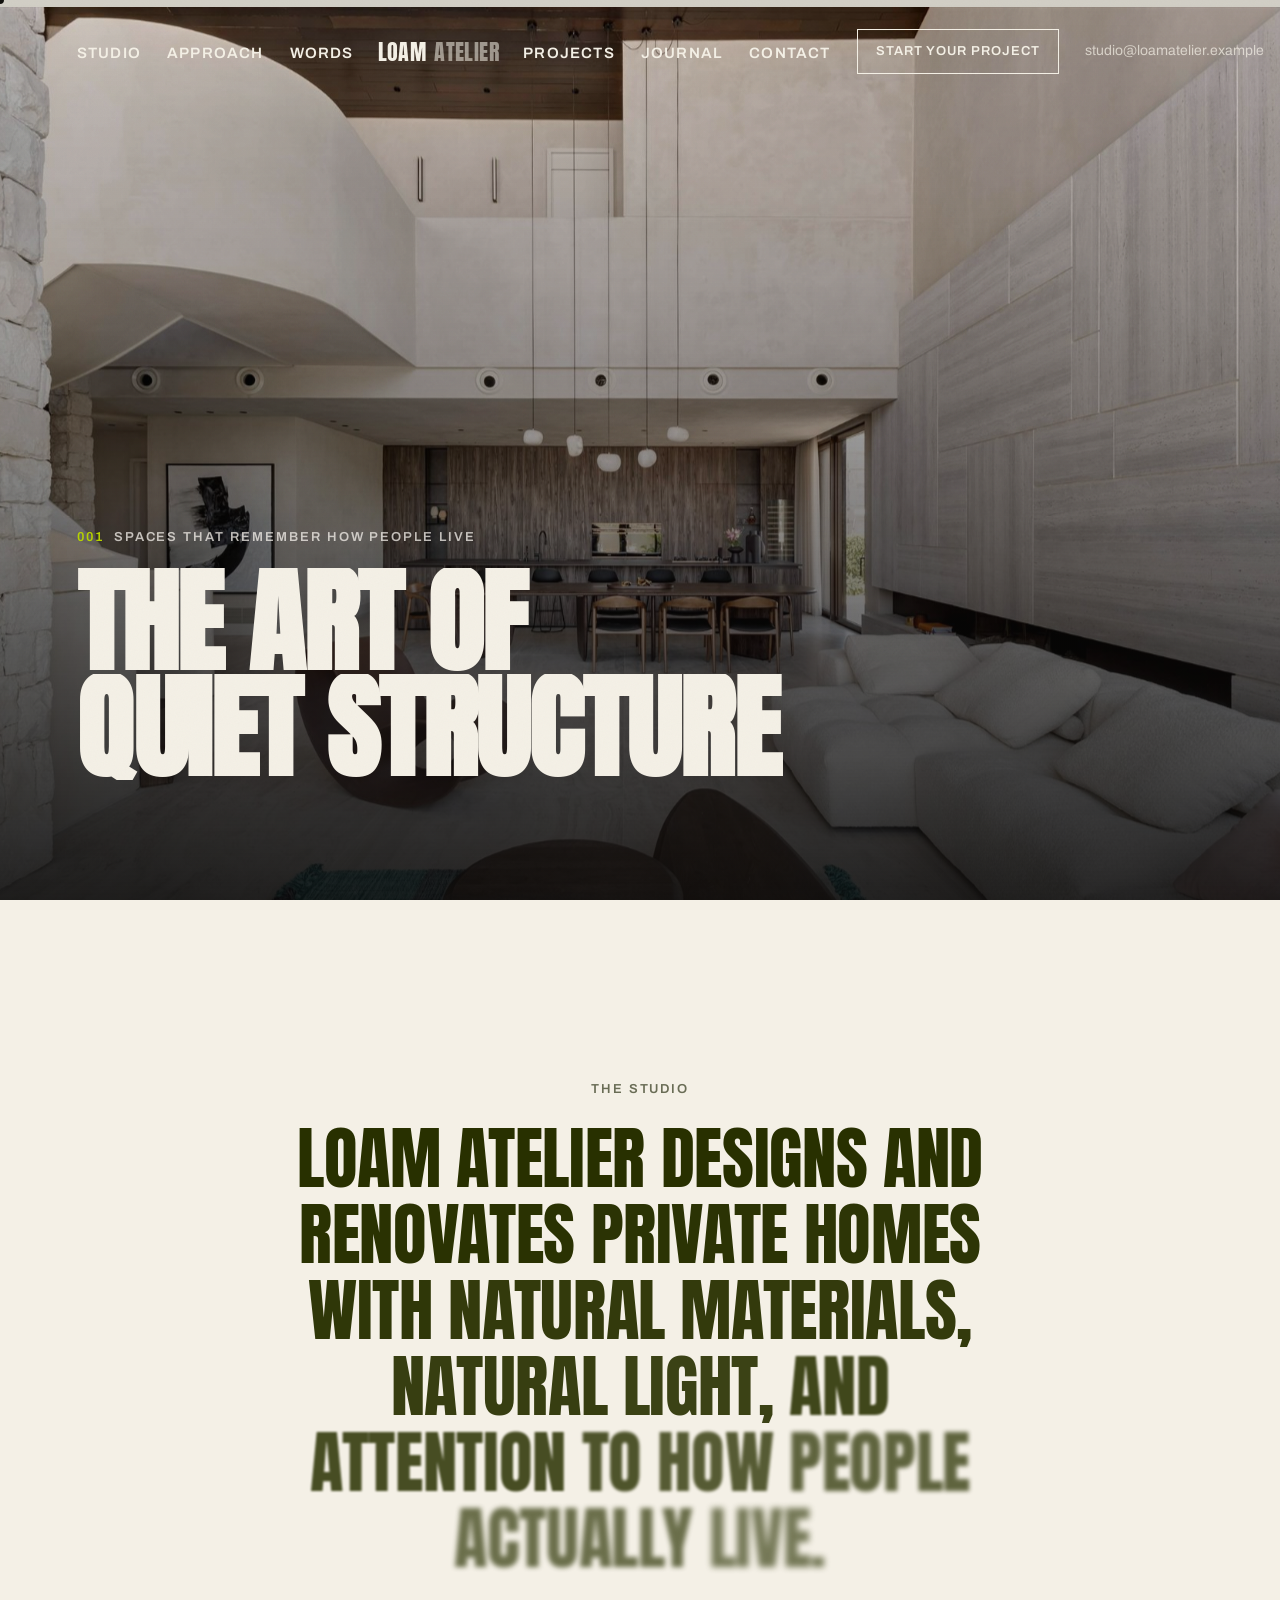
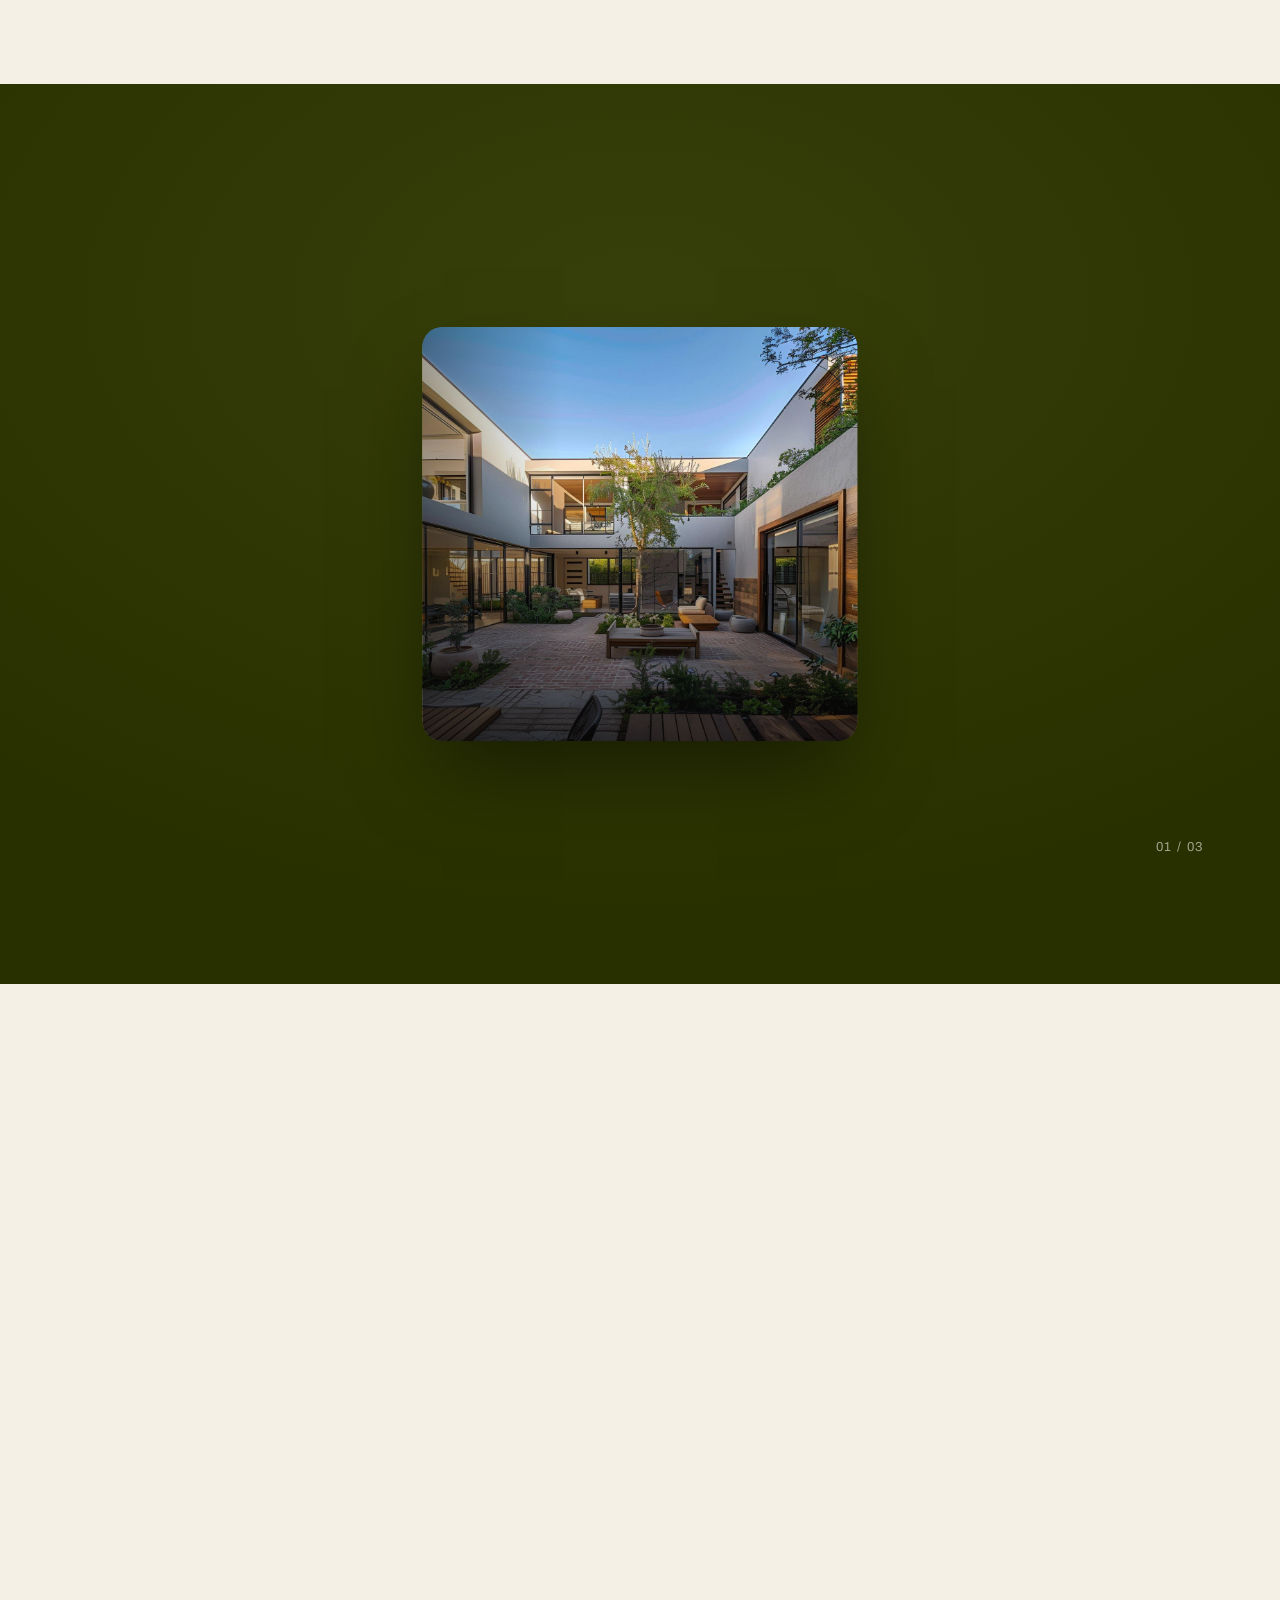
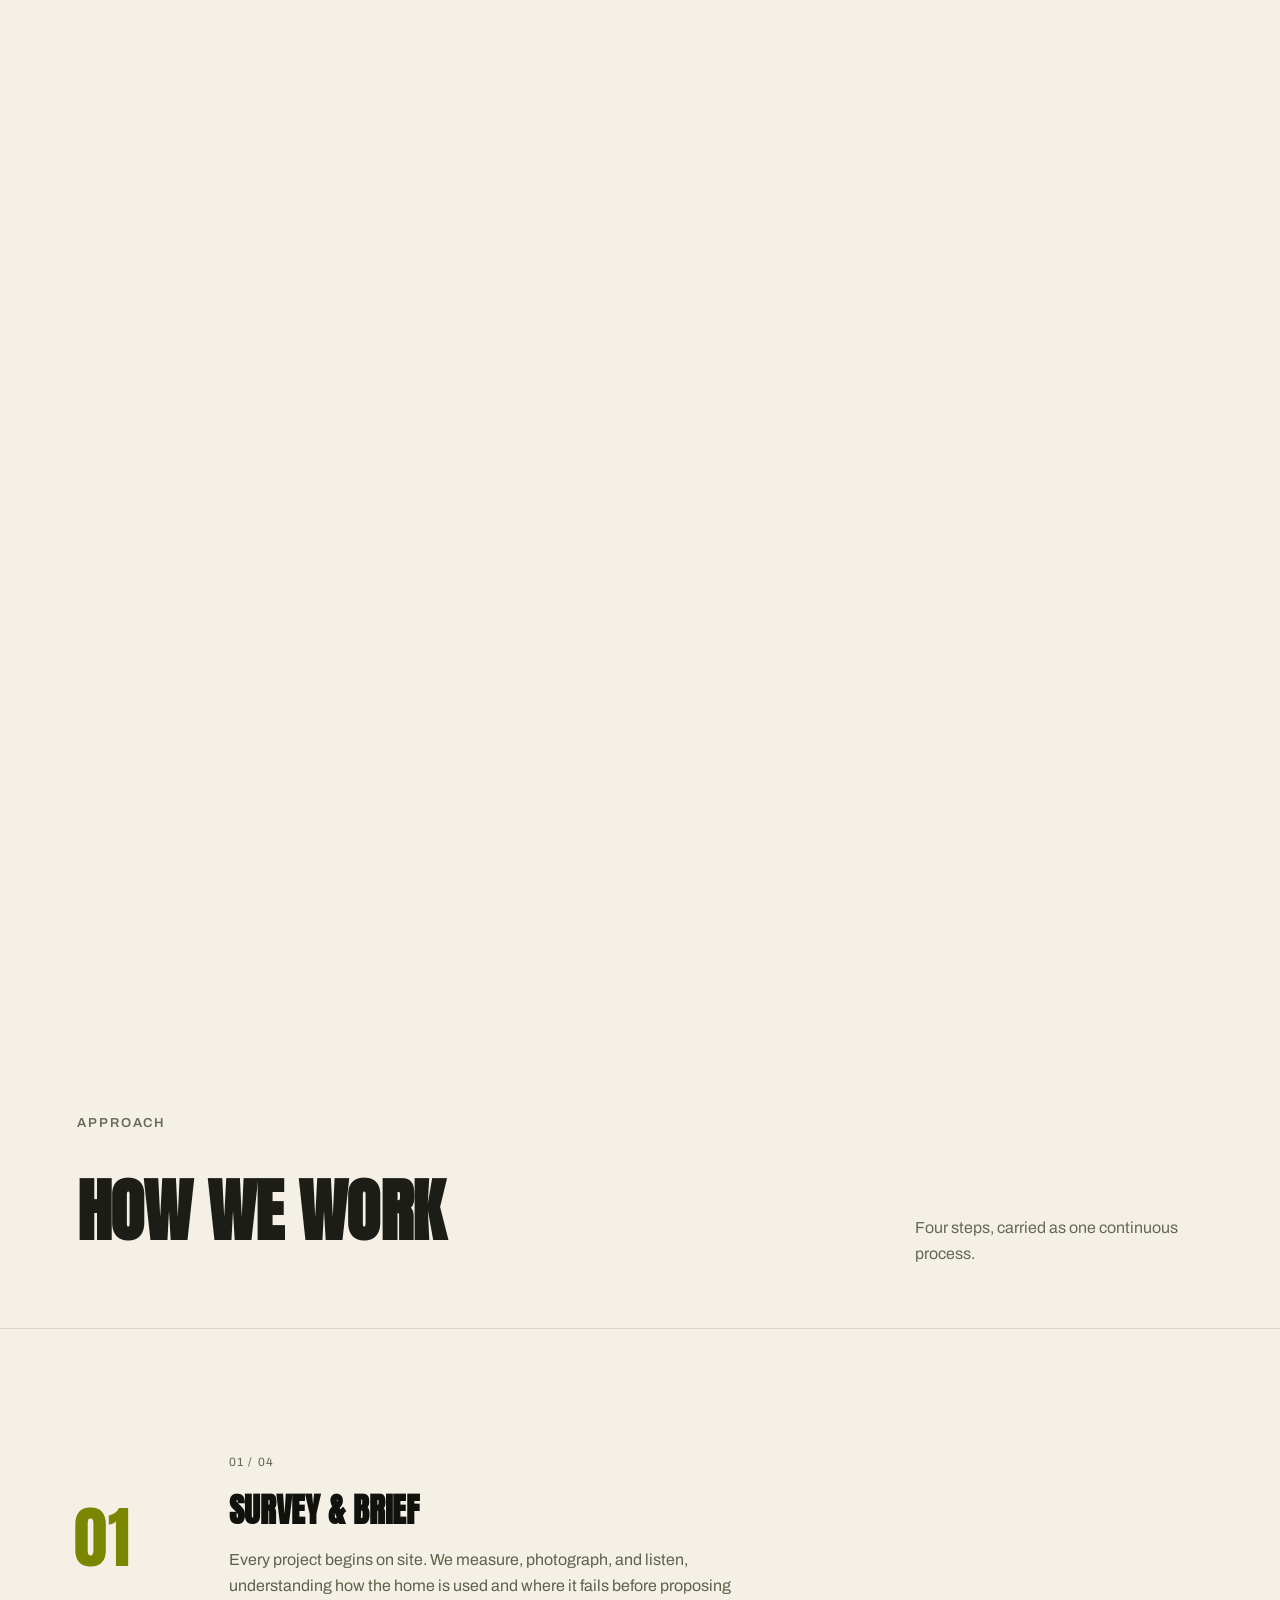
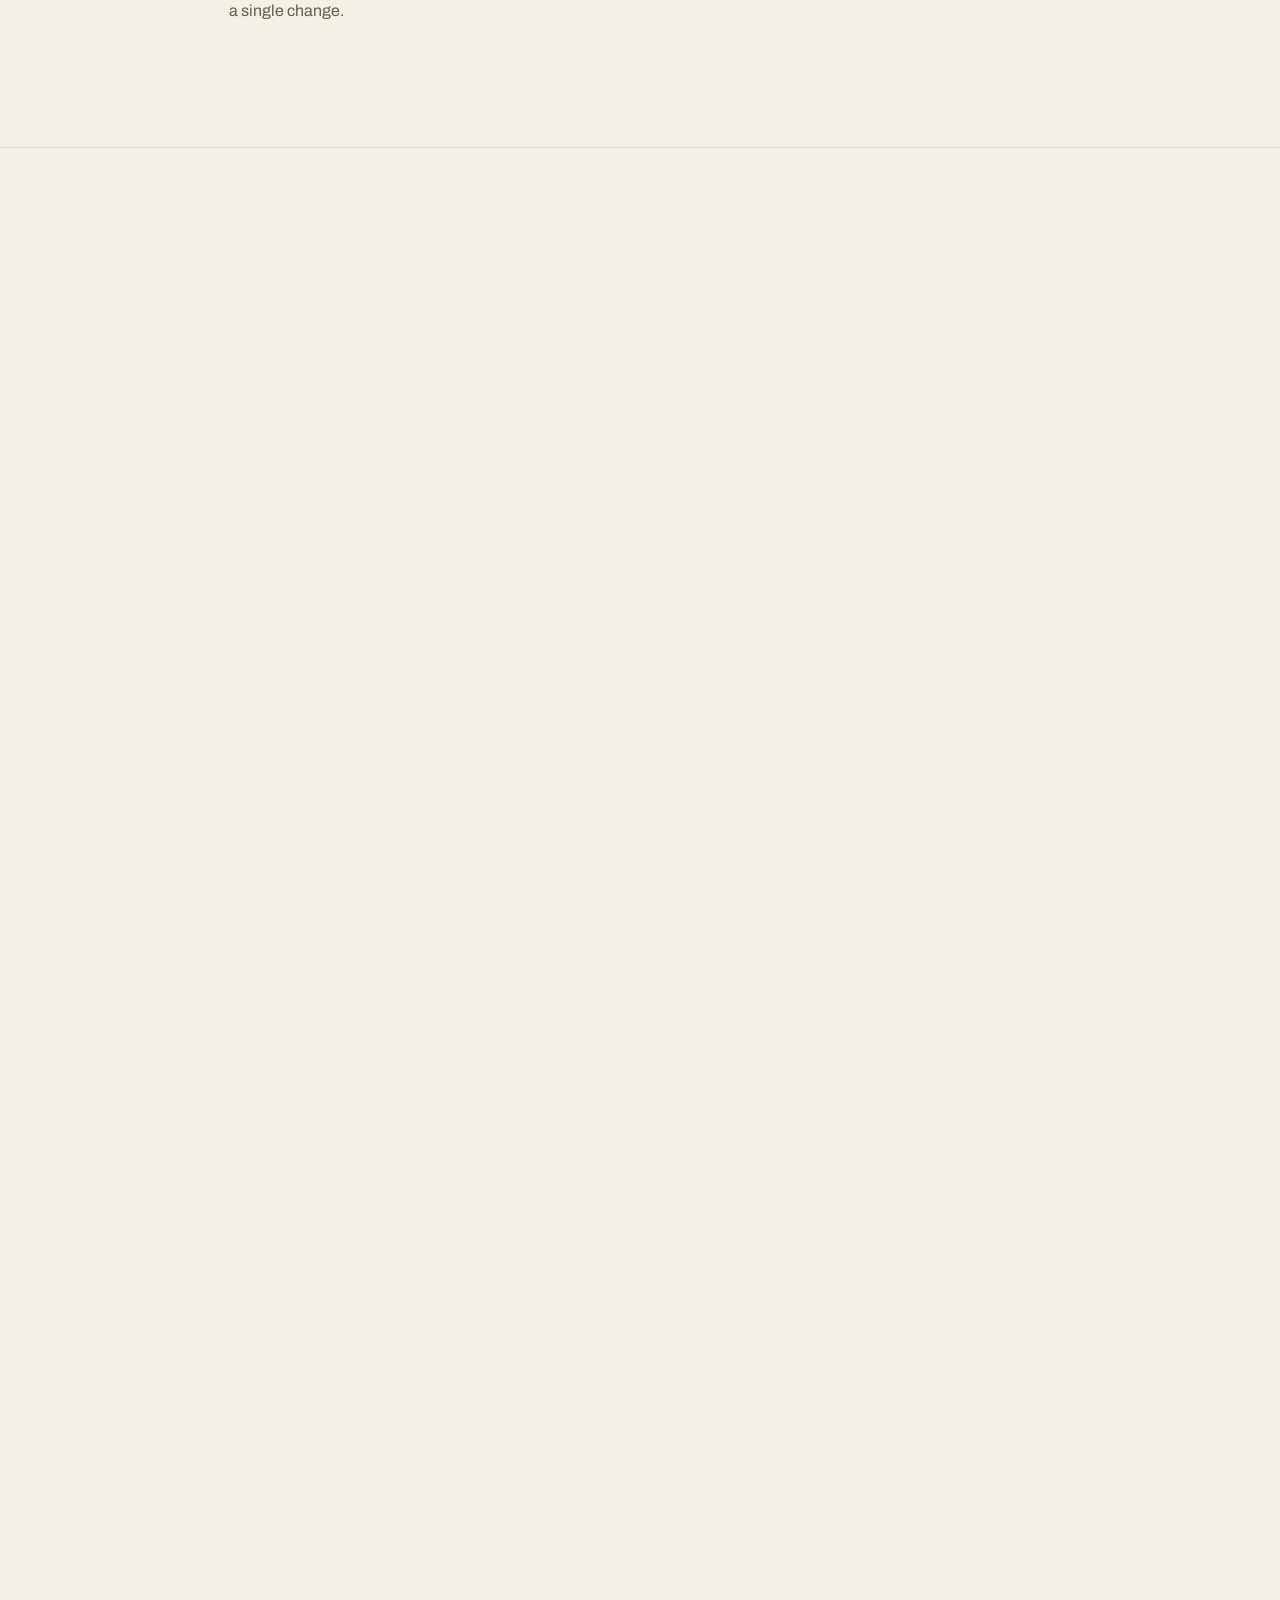
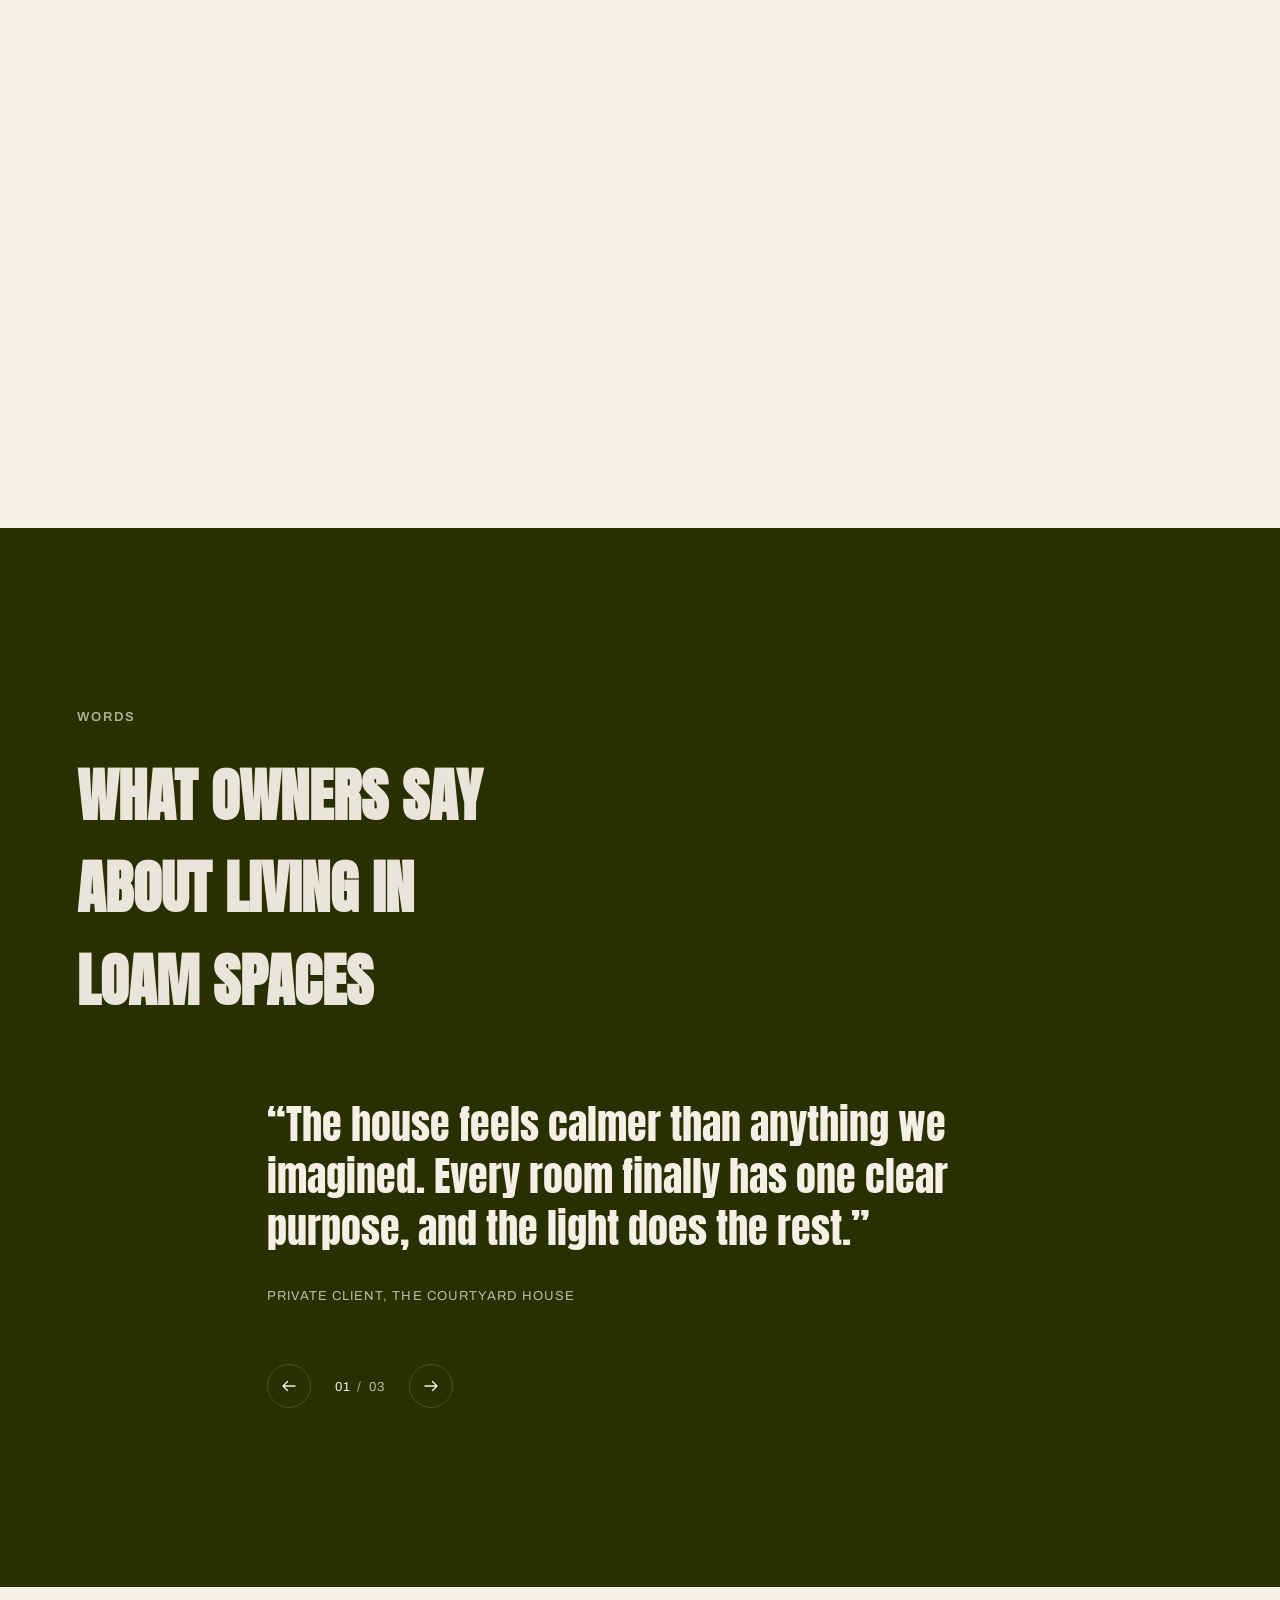
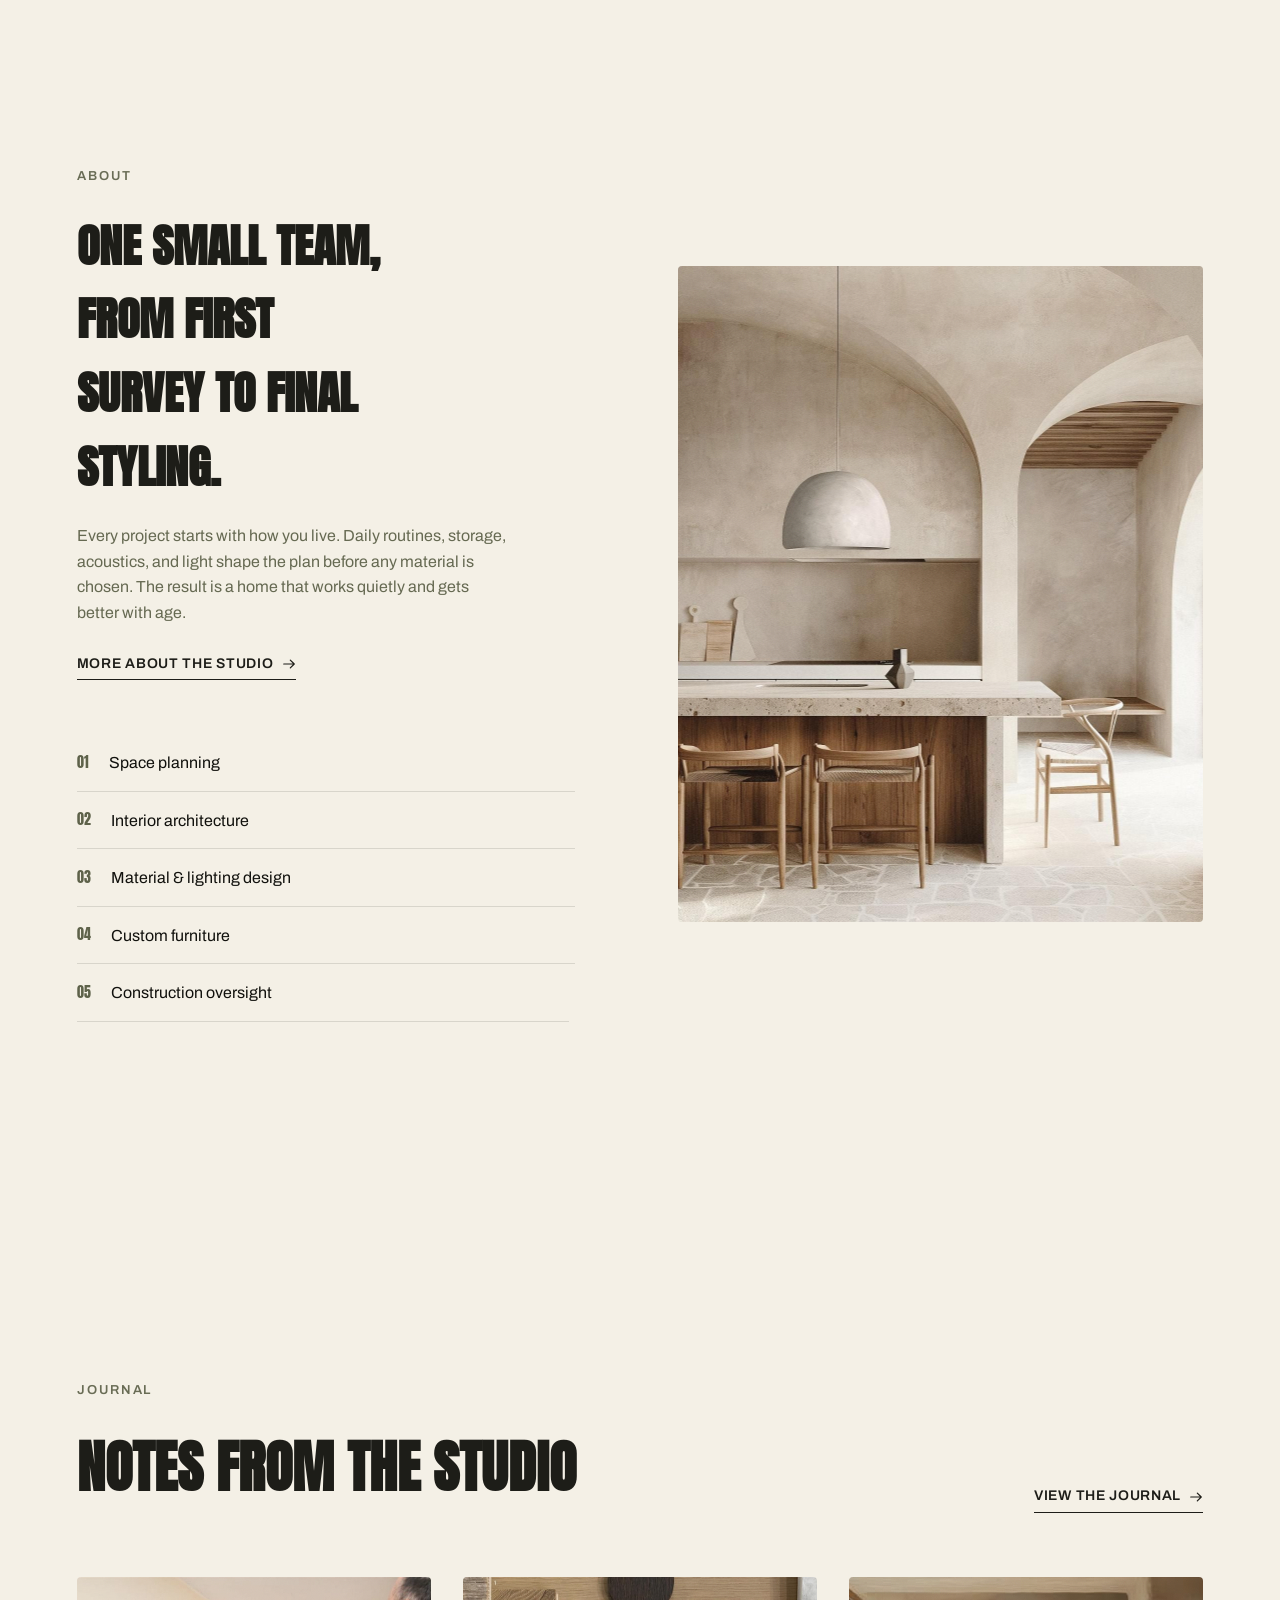
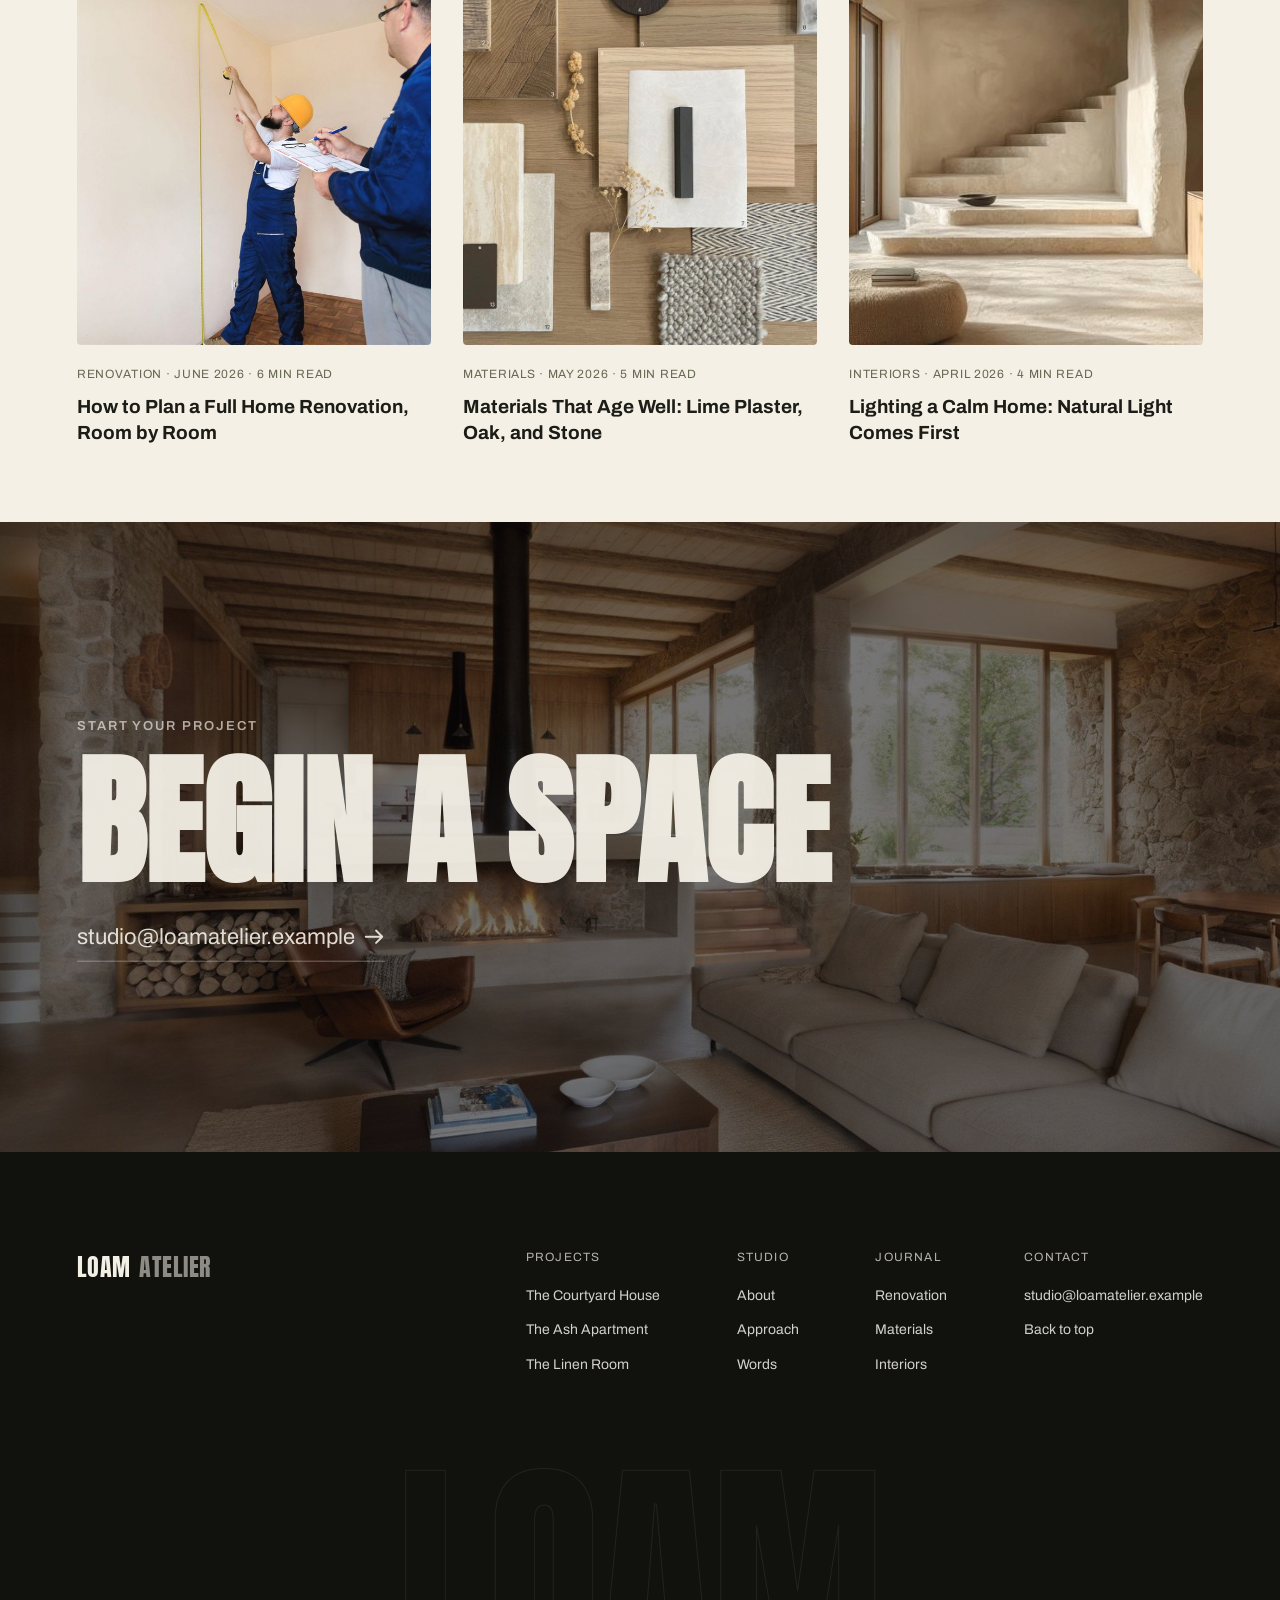
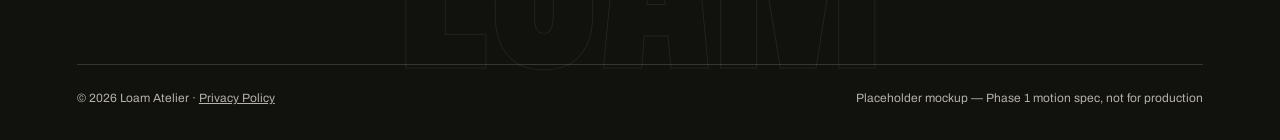
<file: index.html>
<!doctype html>
<html lang="en">
<head>
<meta charset="UTF-8">
<meta name="viewport" content="width=device-width, initial-scale=1">
<title>Loam Atelier — Residential Architecture &amp; Interiors</title>
<meta name="description" content="Loam Atelier designs and renovates private homes with natural materials, natural light, and attention to how people actually live.">

<link rel="preconnect" href="https://fonts.googleapis.com">
<link rel="preconnect" href="https://fonts.gstatic.com" crossorigin>
<link href="https://fonts.googleapis.com/css2?family=Anton&family=Archivo:ital,wght@0,400;0,500;0,600;1,400&display=swap" rel="stylesheet">

<link rel="stylesheet" href="style.css">
</head>
<body>
<!--
  THESIS: The pinned image's scale-to-fullscreen scroll transition IS the studio's
  story mechanism — motion as evidence of quiet, deliberate craft — refusing the
  generic instant-fade landing page.
  OWN-WORLD: Bone (#F5F2EC) ground, near-black ink (#161412), charcoal-olive
  (#2A2A24) dark sections, acid-olive (#B8C05A) sparing accent, warm stone
  (#8C877D) secondary text. Anton uppercase display against Archivo body/UI,
  oversized ghost index numerals, hairline dividers, 12-col asymmetric grid,
  filmic grain overlay.
  STORY: A prospective client scrolls from a confident single claim into a slow
  choreographed reveal of the studio's three projects — one image scaling from an
  inset still life to full-bleed, cross-fading through each project with
  staggered titles — then the studio's process, voice, and an invitation to begin.
  FIRST VIEWPORT: Full-bleed plate with dark gradient base, eyebrow index line
  top-left, two-line Anton headline stacked lower-left, thin scroll indicator
  bottom-center, transparent header overlaid.
  FORM: Brief-pinned world (benchmark clone; structure/motion matched via live
  inspection of demo.usebuildpress.com/stillform-atelier/). No concept-seed roll —
  direction is pinned by the explicit client brief and confirmed session
  decisions (full site now, exact motion pattern everywhere).
  FINISH: unreviewed and undocumented is unfinished; this build ends with the
  finish review, the verdict, and DESIGN.md.
-->

<div class="grain-overlay" aria-hidden="true"></div>
<div class="cursor-dot" aria-hidden="true"></div>
<div class="cursor-ring" aria-hidden="true"><span>View</span></div>

<a class="skip-link" href="#main">Skip to content</a>

<header class="site-header" data-header>
  <div class="header-inner">
    <nav class="header-nav header-nav--left" aria-label="Primary">
      <a class="nav-link" href="#studio" data-flip-text="Studio"><span>Studio</span></a>
      <a class="nav-link" href="#approach" data-flip-text="Approach"><span>Approach</span></a>
      <a class="nav-link" href="#words" data-flip-text="Words"><span>Words</span></a>
    </nav>

    <a class="wordmark" href="#top" aria-label="Loam Atelier home">Loam<span>Atelier</span></a>

    <nav class="header-nav header-nav--right" aria-label="Secondary">
      <a class="nav-link" href="#projects" data-flip-text="Projects"><span>Projects</span></a>
      <a class="nav-link" href="#journal" data-flip-text="Journal"><span>Journal</span></a>
      <a class="nav-link" href="#contact" data-flip-text="Contact"><span>Contact</span></a>
      <a class="header-cta" href="#contact">Start your project</a>
      <a class="header-email" href="mailto:studio@loamatelier.example">studio@loamatelier.example</a>
    </nav>

    <button class="menu-toggle" type="button" aria-label="Open menu" aria-expanded="false" data-menu-open>
      <span></span><span></span>
    </button>
  </div>
</header>

<nav class="menu-overlay" data-menu-overlay aria-label="Full site" aria-hidden="true">
  <button class="menu-close" type="button" aria-label="Close menu" data-menu-close>
    <span></span><span></span>
  </button>
  <ul class="menu-list">
    <li class="menu-item"><span class="menu-index">01</span><a href="#studio" data-menu-link>Studio</a></li>
    <li class="menu-item"><span class="menu-index">02</span><a href="#approach" data-menu-link>Approach</a></li>
    <li class="menu-item"><span class="menu-index">03</span><a href="#words" data-menu-link>Words</a></li>
    <li class="menu-item"><span class="menu-index">04</span><a href="#projects" data-menu-link>Projects</a></li>
    <li class="menu-item"><span class="menu-index">05</span><a href="#journal" data-menu-link>Journal</a></li>
    <li class="menu-item"><span class="menu-index">06</span><a href="#contact" data-menu-link>Contact</a></li>
  </ul>
  <div class="menu-footer">
    <a href="mailto:studio@loamatelier.example">studio@loamatelier.example</a>
    <span>Loam Atelier, est. placeholder</span>
  </div>
</nav>

<main id="main">

  <!-- ============ HERO ============ -->
  <section class="hero" id="top">
    <div class="hero-plate plate plate-hero" data-parallax-bg data-kenburns></div>
    <div class="hero-scrim"></div>
    <div class="hero-content">
      <p class="eyebrow hero-eyebrow"><span class="eyebrow-index">001</span> Spaces That Remember How People Live</p>
      <h1 class="hero-headline">
        <span class="line-mask"><span class="line-inner">The Art Of</span></span>
        <span class="line-mask"><span class="line-inner">Quiet Structure</span></span>
      </h1>
    </div>
    <div class="scroll-indicator" data-scroll-indicator>
      <span class="scroll-line"></span>
      <span class="scroll-label">Scroll</span>
    </div>
  </section>

  <!-- ============ STUDIO INTRO ============ -->
  <section class="studio-intro" id="studio">
    <div class="section-grid">
      <p class="eyebrow reveal-fade">The Studio</p>
      <p class="intro-statement">
        <span class="reveal-word">Loam</span>
        <span class="reveal-word">Atelier</span>
        <span class="reveal-word">designs</span>
        <span class="reveal-word">and</span>
        <span class="reveal-word">renovates</span>
        <span class="reveal-word">private</span>
        <span class="reveal-word">homes</span>
        <span class="reveal-word">with</span>
        <span class="reveal-word">natural&nbsp;materials,</span>
        <span class="reveal-word">natural</span>
        <span class="reveal-word">light,</span>
        <span class="reveal-word">and</span>
        <span class="reveal-word">attention</span>
        <span class="reveal-word">to</span>
        <span class="reveal-word">how</span>
        <span class="reveal-word">people</span>
        <span class="reveal-word">actually</span>
        <span class="reveal-word">live.</span>
      </p>
    </div>

    <!-- Mobile-only contained plate; desktop's equivalent lives inside the pinned showcase below -->
    <div class="intro-plate-mobile plate plate-signature" aria-hidden="true"></div>
  </section>

  <!-- ============ PROJECTS: PINNED SCALE-TO-FULLSCREEN SHOWCASE (desktop) ============ -->
  <section class="pin-section" id="projects" data-pin-section>
    <div class="pin-stage" data-pin-stage>
      <div class="pin-parallax-bg" data-pin-parallax></div>

      <div class="pin-image-frame" data-pin-frame>
        <div class="pin-image-inner plate plate-signature is-active" data-pin-plate="0"></div>
        <div class="pin-image-inner plate plate-project-2" data-pin-plate="1"></div>
        <div class="pin-image-inner plate plate-project-3" data-pin-plate="2"></div>
      </div>

      <div class="pin-caption is-active" data-pin-caption="0">
        <span class="pin-caption-index">001</span>
        <h3 class="pin-caption-title">
          <span class="word">The</span> <span class="word">Courtyard</span> <span class="word">House</span>
        </h3>
        <p class="pin-caption-desc">Full renovation of a single-storey residence, reorganized around a planted courtyard. New interiors in lime plaster, oak, and travertine.</p>
        <a class="pin-caption-link" href="#contact"><span class="link-text">View project</span><span class="link-arrow"><svg viewBox="0 0 16 16" fill="none" aria-hidden="true"><path d="M2 8H14M14 8L9.5 3.5M14 8L9.5 12.5" stroke="currentColor" stroke-width="1.4" stroke-linecap="round" stroke-linejoin="round"/></svg></span></a>
      </div>

      <div class="pin-caption" data-pin-caption="1">
        <span class="pin-caption-index">002</span>
        <h3 class="pin-caption-title">
          <span class="word">The</span> <span class="word">Ash</span> <span class="word">Apartment</span>
        </h3>
        <p class="pin-caption-desc">Complete apartment renovation in the city centre: a reworked floor plan, wall-to-wall custom storage, and a restrained palette of warm stone and ash timber.</p>
        <a class="pin-caption-link" href="#contact"><span class="link-text">View project</span><span class="link-arrow"><svg viewBox="0 0 16 16" fill="none" aria-hidden="true"><path d="M2 8H14M14 8L9.5 3.5M14 8L9.5 12.5" stroke="currentColor" stroke-width="1.4" stroke-linecap="round" stroke-linejoin="round"/></svg></span></a>
      </div>

      <div class="pin-caption" data-pin-caption="2">
        <span class="pin-caption-index">003</span>
        <h3 class="pin-caption-title">
          <span class="word">The</span> <span class="word">Linen</span> <span class="word">Room</span>
        </h3>
        <p class="pin-caption-desc">A guest suite interior with custom joinery, layered linen textiles, and curated objects. The smallest project in our index, and the clearest statement of our approach.</p>
        <a class="pin-caption-link" href="#contact"><span class="link-text">View project</span><span class="link-arrow"><svg viewBox="0 0 16 16" fill="none" aria-hidden="true"><path d="M2 8H14M14 8L9.5 3.5M14 8L9.5 12.5" stroke="currentColor" stroke-width="1.4" stroke-linecap="round" stroke-linejoin="round"/></svg></span></a>
      </div>

      <div class="pin-progress" data-pin-progress>01 / 03</div>
    </div>
  </section>

  <!-- ============ PROJECTS: MOBILE FALLBACK (no pin) ============ -->
  <section class="projects-mobile" aria-hidden="true">
    <article class="project-row reveal-rise">
      <div class="project-image plate plate-signature"></div>
      <div class="project-copy">
        <span class="project-index">001</span>
        <h3>The Courtyard House</h3>
        <p>Full renovation of a single-storey residence, reorganized around a planted courtyard. New interiors in lime plaster, oak, and travertine.</p>
        <a class="project-link" href="#contact"><span class="link-text">View project</span><span class="link-arrow"><svg viewBox="0 0 16 16" fill="none" aria-hidden="true"><path d="M2 8H14M14 8L9.5 3.5M14 8L9.5 12.5" stroke="currentColor" stroke-width="1.4" stroke-linecap="round" stroke-linejoin="round"/></svg></span></a>
      </div>
    </article>
    <article class="project-row reveal-rise">
      <div class="project-image plate plate-project-2"></div>
      <div class="project-copy">
        <span class="project-index">002</span>
        <h3>The Ash Apartment</h3>
        <p>Complete apartment renovation in the city centre: a reworked floor plan, wall-to-wall custom storage, and a restrained palette of warm stone and ash timber.</p>
        <a class="project-link" href="#contact"><span class="link-text">View project</span><span class="link-arrow"><svg viewBox="0 0 16 16" fill="none" aria-hidden="true"><path d="M2 8H14M14 8L9.5 3.5M14 8L9.5 12.5" stroke="currentColor" stroke-width="1.4" stroke-linecap="round" stroke-linejoin="round"/></svg></span></a>
      </div>
    </article>
    <article class="project-row reveal-rise">
      <div class="project-image plate plate-project-3"></div>
      <div class="project-copy">
        <span class="project-index">003</span>
        <h3>The Linen Room</h3>
        <p>A guest suite interior with custom joinery, layered linen textiles, and curated objects. The smallest project in our index, and the clearest statement of our approach.</p>
        <a class="project-link" href="#contact"><span class="link-text">View project</span><span class="link-arrow"><svg viewBox="0 0 16 16" fill="none" aria-hidden="true"><path d="M2 8H14M14 8L9.5 3.5M14 8L9.5 12.5" stroke="currentColor" stroke-width="1.4" stroke-linecap="round" stroke-linejoin="round"/></svg></span></a>
      </div>
    </article>
  </section>

  <!-- ============ APPROACH ============ -->
  <section class="approach" id="approach" data-approach-section>
    <div class="section-grid">
      <p class="eyebrow reveal-fade">Approach</p>
      <div class="approach-heading">
        <h2 class="reveal-rise">How We Work</h2>
        <p class="approach-sub reveal-rise">Four steps, carried as one continuous process.</p>
      </div>
    </div>

    <div class="approach-steps" data-approach-steps>
      <article class="approach-step is-active" data-step="0">
        <span class="approach-step-number">01</span>
        <div class="approach-step-body">
          <span class="approach-step-fraction">01 / 04</span>
          <h3>Survey &amp; Brief</h3>
          <p>Every project begins on site. We measure, photograph, and listen, understanding how the home is used and where it fails before proposing a single change.</p>
        </div>
      </article>
      <article class="approach-step" data-step="1">
        <span class="approach-step-number">02</span>
        <div class="approach-step-body">
          <span class="approach-step-fraction">02 / 04</span>
          <h3>Design</h3>
          <p>Space planning, materials, lighting, and furniture are resolved together as one coherent interior, presented in clear stages with samples you can hold.</p>
        </div>
      </article>
      <article class="approach-step" data-step="2">
        <span class="approach-step-number">03</span>
        <div class="approach-step-body">
          <span class="approach-step-fraction">03 / 04</span>
          <h3>Build</h3>
          <p>We work with trusted contractors and workshops, managing detailing, budget, and quality on site through to handover.</p>
        </div>
      </article>
      <article class="approach-step" data-step="3">
        <span class="approach-step-number">04</span>
        <div class="approach-step-body">
          <span class="approach-step-fraction">04 / 04</span>
          <h3>Live</h3>
          <p>We hand over homes that are finished but not frozen, designed to absorb daily life, mark with use, and age gracefully.</p>
        </div>
      </article>
    </div>
  </section>

  <!-- ============ TESTIMONIALS ============ -->
  <section class="testimonials" id="words">
    <div class="section-grid">
      <p class="eyebrow reveal-fade eyebrow--on-dark">Words</p>
      <h2 class="reveal-rise testimonials-heading">What owners say about living in Loam spaces</h2>
    </div>

    <div class="testimonial-carousel" data-carousel>
      <blockquote class="testimonial-slide is-active" data-slide="0">
        <p>“The house feels calmer than anything we imagined. Every room finally has one clear purpose, and the light does the rest.”</p>
        <cite>Private client, The Courtyard House</cite>
      </blockquote>
      <blockquote class="testimonial-slide" data-slide="1">
        <p>“They redesigned the apartment around how we actually live. The storage alone changed our daily routine.”</p>
        <cite>Owner, The Ash Apartment</cite>
      </blockquote>
      <blockquote class="testimonial-slide" data-slide="2">
        <p>“It is the room every guest asks about. Nothing in it shouts, and nothing in it is accidental.”</p>
        <cite>Owner, The Linen Room</cite>
      </blockquote>

      <div class="carousel-controls">
        <button class="carousel-arrow" type="button" data-carousel-prev aria-label="Previous quote">
          <svg class="icon-arrow icon-arrow--left" viewBox="0 0 16 16" fill="none" aria-hidden="true"><path d="M2 8H14M14 8L9.5 3.5M14 8L9.5 12.5" stroke="currentColor" stroke-width="1.4" stroke-linecap="round" stroke-linejoin="round"/></svg>
        </button>
        <div class="carousel-counter" aria-live="polite">
          <span class="counter-current" data-counter-current>01</span>
          <span class="counter-sep">/</span>
          <span class="counter-total">03</span>
        </div>
        <button class="carousel-arrow" type="button" data-carousel-next aria-label="Next quote">
          <svg class="icon-arrow" viewBox="0 0 16 16" fill="none" aria-hidden="true"><path d="M2 8H14M14 8L9.5 3.5M14 8L9.5 12.5" stroke="currentColor" stroke-width="1.4" stroke-linecap="round" stroke-linejoin="round"/></svg>
        </button>
      </div>
    </div>
  </section>

  <!-- ============ ABOUT / SERVICES ============ -->
  <section class="about-split">
    <div class="about-copy">
      <p class="eyebrow reveal-fade">About</p>
      <h2 class="reveal-rise">One small team, from first survey to final styling.</h2>
      <p class="reveal-rise about-paragraph">Every project starts with how you live. Daily routines, storage, acoustics, and light shape the plan before any material is chosen. The result is a home that works quietly and gets better with age.</p>
      <a class="text-link reveal-rise" href="#contact"><span class="link-text">More about the studio</span><span class="link-arrow"><svg viewBox="0 0 16 16" fill="none" aria-hidden="true"><path d="M2 8H14M14 8L9.5 3.5M14 8L9.5 12.5" stroke="currentColor" stroke-width="1.4" stroke-linecap="round" stroke-linejoin="round"/></svg></span></a>

      <ul class="service-list">
        <li class="service-item"><span class="service-number">01</span><span class="service-name">Space planning</span><span class="service-divider" data-divider></span></li>
        <li class="service-item"><span class="service-number">02</span><span class="service-name">Interior architecture</span><span class="service-divider" data-divider></span></li>
        <li class="service-item"><span class="service-number">03</span><span class="service-name">Material &amp; lighting design</span><span class="service-divider" data-divider></span></li>
        <li class="service-item"><span class="service-number">04</span><span class="service-name">Custom furniture</span><span class="service-divider" data-divider></span></li>
        <li class="service-item"><span class="service-number">05</span><span class="service-name">Construction oversight</span><span class="service-divider" data-divider></span></li>
      </ul>
    </div>
    <div class="about-image-wrap">
      <div class="about-image plate plate-about" data-parallax-inner></div>
    </div>
  </section>

  <!-- ============ JOURNAL ============ -->
  <section class="journal" id="journal">
    <div class="section-grid journal-head">
      <div>
        <p class="eyebrow reveal-fade">Journal</p>
        <h2 class="reveal-rise">Notes from the studio</h2>
      </div>
      <a class="text-link reveal-rise" href="#contact"><span class="link-text">View the journal</span><span class="link-arrow"><svg viewBox="0 0 16 16" fill="none" aria-hidden="true"><path d="M2 8H14M14 8L9.5 3.5M14 8L9.5 12.5" stroke="currentColor" stroke-width="1.4" stroke-linecap="round" stroke-linejoin="round"/></svg></span></a>
    </div>

    <div class="journal-grid">
      <article class="journal-card reveal-rise">
        <div class="journal-image plate plate-journal-1"></div>
        <p class="journal-meta">Renovation · June 2026 · 6 min read</p>
        <h3>How to Plan a Full Home Renovation, Room by Room</h3>
      </article>
      <article class="journal-card reveal-rise">
        <div class="journal-image plate plate-journal-2"></div>
        <p class="journal-meta">Materials · May 2026 · 5 min read</p>
        <h3>Materials That Age Well: Lime Plaster, Oak, and Stone</h3>
      </article>
      <article class="journal-card reveal-rise">
        <div class="journal-image plate plate-journal-3"></div>
        <p class="journal-meta">Interiors · April 2026 · 4 min read</p>
        <h3>Lighting a Calm Home: Natural Light Comes First</h3>
      </article>
    </div>
  </section>

  <!-- ============ CTA ============ -->
  <section class="cta" id="contact">
    <div class="cta-plate plate plate-cta" data-parallax-bg></div>
    <div class="cta-scrim"></div>
    <div class="cta-content">
      <p class="eyebrow eyebrow--on-dark reveal-fade">Start your project</p>
      <h2 class="cta-headline reveal-rise">Begin a Space</h2>
      <a class="cta-email reveal-rise" href="mailto:studio@loamatelier.example">
        <span class="link-text">studio@loamatelier.example</span><span class="link-arrow"><svg viewBox="0 0 16 16" fill="none" aria-hidden="true"><path d="M2 8H14M14 8L9.5 3.5M14 8L9.5 12.5" stroke="currentColor" stroke-width="1.4" stroke-linecap="round" stroke-linejoin="round"/></svg></span>
      </a>
    </div>
  </section>

</main>

<footer class="site-footer">
  <div class="footer-top">
    <a class="wordmark wordmark--footer" href="#top">Loam<span>Atelier</span></a>
    <div class="footer-columns">
      <div class="footer-column">
        <span class="footer-heading">Projects</span>
        <a href="#projects">The Courtyard House</a>
        <a href="#projects">The Ash Apartment</a>
        <a href="#projects">The Linen Room</a>
      </div>
      <div class="footer-column">
        <span class="footer-heading">Studio</span>
        <a href="#studio">About</a>
        <a href="#approach">Approach</a>
        <a href="#words">Words</a>
      </div>
      <div class="footer-column">
        <span class="footer-heading">Journal</span>
        <a href="#journal">Renovation</a>
        <a href="#journal">Materials</a>
        <a href="#journal">Interiors</a>
      </div>
      <div class="footer-column">
        <span class="footer-heading">Contact</span>
        <a href="mailto:studio@loamatelier.example">studio@loamatelier.example</a>
        <a href="#top" data-back-to-top>Back to top</a>
      </div>
    </div>
  </div>
  <div class="footer-bg-type" aria-hidden="true">LOAM</div>
  <div class="footer-bottom">
    <p>© 2026 Loam Atelier · <a href="#contact">Privacy Policy</a></p>
    <p class="footer-note">Placeholder mockup — Phase 1 motion spec, not for production</p>
  </div>
</footer>

<!-- Vendored locally (not loaded from a CDN) so the page can't go silently
     static behind an ad-blocker, corporate firewall, or offline moment —
     this is a client-review file, and "half the animations quietly failed
     to load" is worse than a few extra KB checked into the folder. -->
<script src="vendor/gsap.min.js"></script>
<script src="vendor/ScrollTrigger.min.js"></script>
<script src="vendor/lenis.min.js"></script>
<script src="script.js"></script>
</body>
</html>
</file>
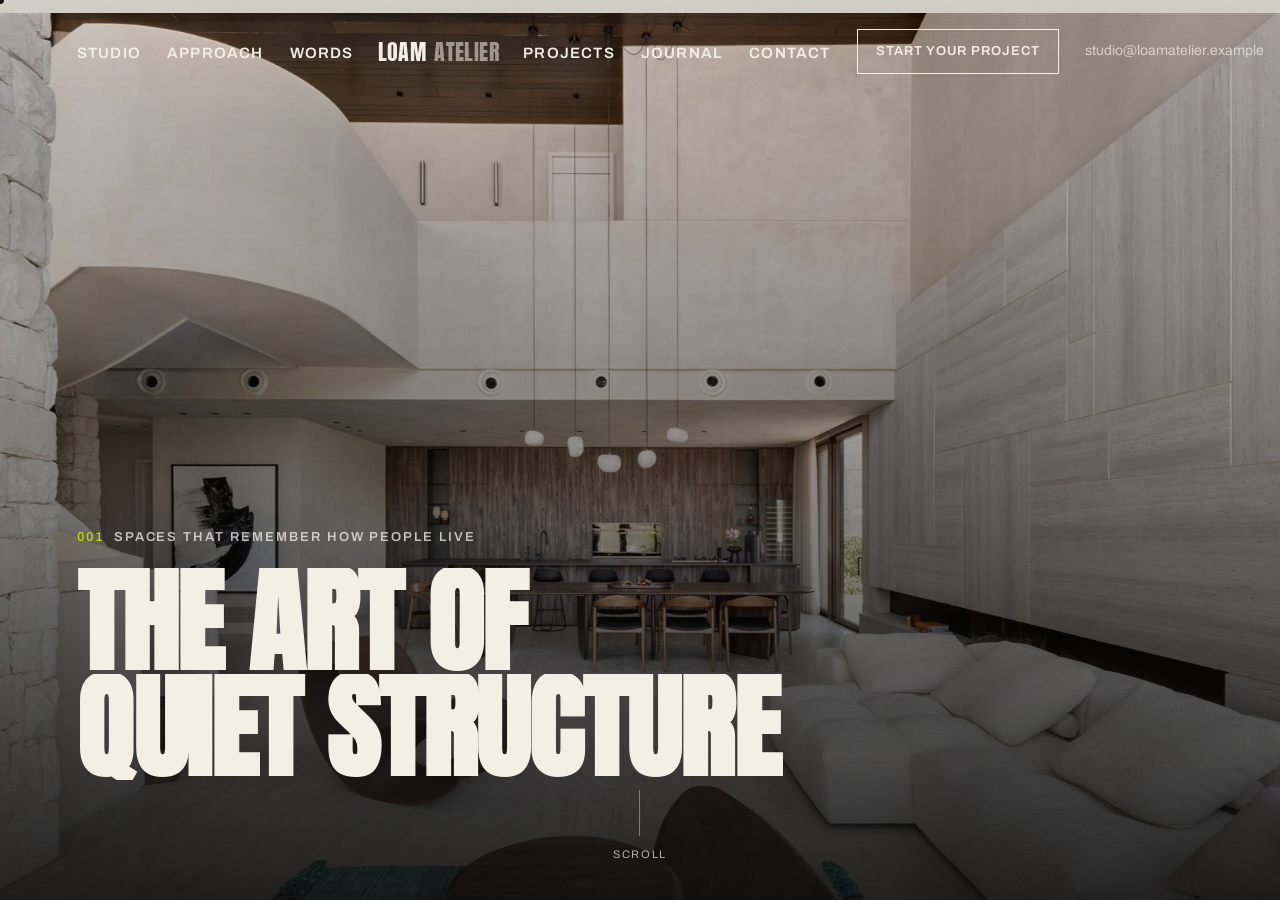
<file: iframe-test.html>
<!doctype html>
<html><head><meta charset="utf-8"><style>html,body{margin:0;height:100%;}iframe{width:100%;height:100%;border:0;display:block;}</style></head>
<body>
<iframe src="./index.html"></iframe>
</body></html>
</file>
<file: style.css>
/* ==========================================================================
   Loam Atelier — Phase 1 motion mockup
   Tokens are pinned by the client brief; do not introduce new UI colors.
   Plates use real photography supplied by the client (see /images);
   swap in the studio's own final project photography for the real build.
   ========================================================================== */

:root{
  /* Palette re-sourced from computed-style extraction off the live
     reference site (color.surface.muted / text.primary / surface.strong /
     text.secondary) — more precise than the written brief's approximations,
     particularly the accent, which is a much more saturated lime than the
     brief's muted chartreuse. */
  --bone:#F4F0E6;
  --ink:#11110D;
  --charcoal:#283000;
  --acid:#B7D300;
  --acid-deep:#7A8500; /* --acid itself is ~1.5:1 on bone — fails contrast as text on light surfaces; this darkened variant clears 3:1 for the large/bold cases that need the accent on a light ground */
  --stone:#5E624A; /* extracted color.text.inverse; ~5.5:1 on bone, so no separate AA-safe variant is needed the way the old stone required one */
  --stone-text:#5E624A;
  --muted-on-dark:rgba(244,240,230,0.72);
  --hairline:rgba(17,17,13,0.12);
  --hairline-on-dark:rgba(244,240,230,0.16);

  --font-display:'Anton', 'Arial Narrow', sans-serif;
  --font-body:'Archivo', -apple-system, 'Segoe UI', sans-serif;

  --margin-outer: clamp(24px, 6vw, 120px);
  --section-pad: clamp(72px, 14vw, 200px);
  --ease-editorial: cubic-bezier(.16,.84,.44,1);
}

*,*::before,*::after{ box-sizing:border-box; }
html{ background:var(--bone); }
html.no-scroll{ overflow:hidden; height:100%; }

body{
  margin:0;
  background:var(--bone);
  color:var(--ink);
  font-family:var(--font-body);
  font-size:16px;
  line-height:1.6;
  -webkit-font-smoothing:antialiased;
  overflow-x:hidden;
}

img,svg{ max-width:100%; display:block; }

a,button{ -webkit-tap-highlight-color:transparent; }
a{ color:inherit; text-decoration:none; }
ul{ list-style:none; margin:0; padding:0; }
h1,h2,h3,p{ margin:0; }

:focus-visible{
  outline:2px solid var(--ink);
  outline-offset:3px;
}
.eyebrow--on-dark:focus-visible,
.site-footer :focus-visible,
.testimonials :focus-visible,
.cta :focus-visible{ outline-color:var(--bone); }

.skip-link{
  position:fixed; top:-100px; left:16px; z-index:999;
  background:var(--ink); color:var(--bone); padding:12px 20px;
  font-size:13px; letter-spacing:.08em; text-transform:uppercase;
  transition:top .2s var(--ease-editorial);
}
.skip-link:focus{ top:16px; }

/* ---------------- grain ---------------- */
.grain-overlay{
  position:fixed; inset:0; z-index:1000; pointer-events:none;
  opacity:.035; mix-blend-mode:multiply;
  background-image:url("data:image/svg+xml,%3Csvg xmlns='http://www.w3.org/2000/svg' width='140' height='140'%3E%3Cfilter id='n'%3E%3CfeTurbulence type='fractalNoise' baseFrequency='0.85' numOctaves='2' stitchTiles='stitch'/%3E%3C/filter%3E%3Crect width='100%25' height='100%25' filter='url(%23n)'/%3E%3C/svg%3E");
}

/* ---------------- custom cursor ---------------- */
.cursor-dot,.cursor-ring{
  position:fixed; top:0; left:0; z-index:998; pointer-events:none;
  translate:-50% -50%;
  will-change:transform;
}
.cursor-dot{
  width:8px; height:8px; border-radius:50%; background:var(--ink);
}
.cursor-ring{
  width:76px; height:76px; border-radius:50%; border:1px solid var(--ink);
  display:flex; align-items:center; justify-content:center;
  opacity:0; scale:.6; background:rgba(245,242,236,.6);
}
.cursor-ring span{
  font-family:var(--font-body); font-size:11px; letter-spacing:.12em;
  text-transform:uppercase; font-weight:600;
}
@media (pointer:coarse){
  .cursor-dot,.cursor-ring{ display:none; }
}

/* ---------------- shared plate system ---------------- */
/* Real photography (see /images) with a light filmic grain overlay on top,
   per the brief's own "subtle grain/noise... non-flat feel" spec. */
.plate{
  position:relative; width:100%; height:100%;
  background-size:cover; background-position:center;
  overflow:hidden;
}
.plate::after{
  content:''; position:absolute; inset:0;
  background-image:url("data:image/svg+xml,%3Csvg xmlns='http://www.w3.org/2000/svg' width='120' height='120'%3E%3Cfilter id='g'%3E%3CfeTurbulence type='fractalNoise' baseFrequency='0.9' numOctaves='2'/%3E%3C/filter%3E%3Crect width='100%25' height='100%25' filter='url(%23g)' opacity='.4'/%3E%3C/svg%3E");
  mix-blend-mode:overlay; opacity:.18;
}
.plate-hero{ background-image:url("images/hero.jpg"); background-position:center 35%; }
.plate-signature{ background-image:url("images/signature.jpg"); }
.plate-project-2{ background-image:url("images/project-2.jpg"); background-position:center 30%; }
.plate-project-3{ background-image:url("images/project-3.jpg"); }
.plate-about{ background-image:url("images/about.jpg"); }
.plate-journal-1{ background-image:url("images/journal-1.jpg"); }
.plate-journal-2{ background-image:url("images/journal-2.jpg"); }
.plate-journal-3{ background-image:url("images/journal-3.jpg"); }
.plate-cta{ background-image:url("images/cta.jpg"); background-position:center 65%; }

/* ================= HEADER ================= */
.site-header{
  position:fixed; inset:0 0 auto 0; z-index:200;
  height:104px;
  display:flex; align-items:center;
  padding:0 var(--margin-outer);
  background:transparent;
  border-bottom:1px solid transparent;
  color:var(--bone); /* transparent state sits over the dark hero plate */
  transition:color .3s var(--ease-editorial);
}
.site-header.is-solid{
  background:rgba(245,242,236,.92);
  backdrop-filter:blur(6px);
  border-bottom-color:var(--hairline);
  color:var(--ink);
}
.header-inner{
  /* Grid instead of flex space-between: the right nav group (with the CTA
     button + email) is wider than the left group, so space-between across
     three flex items would leave the wordmark off-center. Equal 1fr side
     columns guarantee the center column sits at true center regardless. */
  width:100%; display:grid; grid-template-columns:1fr auto 1fr; align-items:center;
  gap:24px;
}
.header-nav--left{ justify-self:start; }
.header-nav--right{ justify-self:end; }
.wordmark{ justify-self:center; }
.menu-toggle{ grid-column:3; justify-self:end; }
.header-nav{ display:flex; align-items:center; gap:26px; }
.nav-link{
  position:relative; overflow:hidden; display:inline-block;
  font-size:15px; letter-spacing:.08em; text-transform:uppercase; font-weight:600;
  height:1.4em;
}
.nav-link span{
  display:inline-block;
  transition:translate .35s var(--ease-editorial);
}
.nav-link::before{
  content:attr(data-flip-text);
  position:absolute; left:0; top:100%;
  transition:translate .35s var(--ease-editorial);
  color:var(--acid-deep); /* --acid itself is too light against the solid (bone) header state */
}
.nav-link:hover span{ translate:0 -100%; }
.nav-link:hover::before{ translate:0 -100%; }

.wordmark{
  font-family:var(--font-display); text-transform:uppercase;
  font-size:22px; letter-spacing:.02em; white-space:nowrap;
}
.wordmark span{ opacity:.55; margin-left:.35em; }

.header-cta{
  white-space:nowrap;
  border:1px solid currentColor; padding:11px 18px; font-size:13px;
  letter-spacing:.08em; text-transform:uppercase; font-weight:600;
  transition:background .3s var(--ease-editorial), color .3s var(--ease-editorial);
}
.header-cta:hover{ background:var(--ink); color:var(--bone); }
.header-email{ font-size:14px; color:var(--muted-on-dark); }
.site-header.is-solid .header-email{ color:var(--stone-text); }

.menu-toggle{
  display:none; width:40px; height:32px; position:relative;
  background:none; border:0; cursor:pointer; padding:0;
}
.menu-toggle span{
  position:absolute; left:0; right:0; height:1.5px; background:currentColor;
  transition:transform .3s var(--ease-editorial), opacity .3s var(--ease-editorial);
}
.menu-toggle span:first-child{ top:38%; }
.menu-toggle span:last-child{ top:62%; }
.menu-toggle[aria-expanded="true"] span:first-child{ transform:translateY(5px) rotate(45deg); }
.menu-toggle[aria-expanded="true"] span:last-child{ transform:translateY(-5px) rotate(-45deg); }

/* ================= MENU OVERLAY ================= */
.menu-overlay{
  position:fixed; inset:0; z-index:500;
  background:var(--charcoal); color:var(--bone);
  display:flex; flex-direction:column; justify-content:center;
  padding:var(--margin-outer);
  visibility:hidden; pointer-events:none;
}
.menu-overlay.is-open{ visibility:visible; pointer-events:auto; }
.menu-close{
  position:absolute; top:28px; right:var(--margin-outer);
  width:40px; height:40px; background:none; border:0; cursor:pointer;
}
.menu-close span{
  position:absolute; inset:0; margin:auto; width:26px; height:1.5px; background:var(--bone);
}
.menu-close span:first-child{ transform:rotate(45deg); }
.menu-close span:last-child{ transform:rotate(-45deg); }
.menu-list{ display:flex; flex-direction:column; gap:6px; }
.menu-item{
  display:flex; align-items:baseline; gap:24px;
  border-bottom:1px solid var(--hairline-on-dark);
  padding:14px 0;
  opacity:0; translate:0 40px;
}
.menu-index{
  font-family:var(--font-display); font-size:clamp(16px,1.6vw,22px);
  color:var(--acid); opacity:.7; min-width:2ch;
}
.menu-item a{
  font-family:var(--font-display); text-transform:uppercase;
  font-size:clamp(32px,7vw,84px); letter-spacing:-0.01em; line-height:1;
  transition:color .3s;
}
.menu-item a:hover{ color:var(--acid); }
.menu-footer{
  margin-top:48px; display:flex; justify-content:space-between; flex-wrap:wrap; gap:12px;
  font-size:13px; letter-spacing:.06em; color:var(--muted-on-dark);
  opacity:0; translate:0 20px;
}

/* ================= SHARED HELPERS ================= */
.eyebrow{
  font-size:13px; letter-spacing:.15em; text-transform:uppercase; font-weight:600;
  color:var(--stone-text); margin-bottom:20px; display:flex; align-items:center; gap:10px;
}
.eyebrow--on-dark{ color:var(--muted-on-dark); }
.eyebrow-index{ color:var(--acid); }

.section-grid{
  padding:0 var(--margin-outer);
  max-width:1560px; margin:0 auto;
}

.link-text{ display:inline-block; }
.link-arrow{ display:inline-flex; margin-left:8px; transition:translate .35s var(--ease-editorial); }
.link-arrow svg{ width:1em; height:1em; }
a:hover .link-arrow{ translate:6px 0; }

.icon-arrow{ width:16px; height:16px; }
.icon-arrow--left{ transform:scaleX(-1); }

.text-link{
  display:inline-flex; align-items:center; font-size:14px; letter-spacing:.05em;
  text-transform:uppercase; font-weight:600; border-bottom:1px solid currentColor; padding-bottom:4px;
  width:fit-content;
}

/* ================= HERO ================= */
.hero{
  position:relative; height:100svh; min-height:600px; overflow:hidden;
  color:var(--bone);
}
.hero-plate{
  /* width/height:auto override the shared .plate class's 100%/100%, which
     otherwise fights the inset-driven overscan below: with an explicit
     100% width, the box only shifts left by the inset and never stretches
     to also cover the right side, leaving a visible gap there. */
  position:absolute; inset:-6% -6%; width:auto; height:auto;
}
.hero-scrim{
  position:absolute; inset:0;
  background:
    linear-gradient(to top, rgba(10,9,8,.85) 0%, rgba(10,9,8,.4) 40%, rgba(10,9,8,.12) 70%, transparent 100%),
    rgba(10,9,8,.14);
}
.hero-content{
  position:relative; z-index:2; height:100%;
  display:flex; flex-direction:column; justify-content:flex-end;
  padding:0 var(--margin-outer) 120px;
}
.hero-eyebrow{ color:rgba(245,242,236,.75); }
.hero-eyebrow .eyebrow-index{ color:var(--acid); }
.hero-headline{
  font-family:var(--font-display); text-transform:uppercase;
  font-size:clamp(48px,9vw,160px); line-height:.92; letter-spacing:-0.01em;
}
.line-mask{ display:block; overflow:hidden; }
.line-inner{ display:block; translate:0 100%; }

.scroll-indicator{
  position:absolute; left:50%; bottom:36px; translate:-50% 0; z-index:2;
  display:flex; flex-direction:column; align-items:center; gap:10px;
  color:rgba(245,242,236,.7);
  transition:opacity .6s var(--ease-editorial);
}
.scroll-line{ width:1px; height:46px; background:currentColor; opacity:.6; }
.scroll-label{ font-size:11px; letter-spacing:.15em; text-transform:uppercase; }
.scroll-indicator.is-hidden{ opacity:0; }

/* ================= STUDIO INTRO ================= */
.studio-intro{
  padding:var(--section-pad) 0 calc(var(--section-pad) * .6);
  text-align:center;
}
.studio-intro .eyebrow{ justify-content:center; }
.intro-statement{
  font-family:var(--font-display); text-transform:uppercase; color:var(--charcoal);
  font-size:clamp(30px,5.4vw,72px); line-height:1.1; letter-spacing:-.005em;
  max-width:22ch; margin:0 auto;
}
.reveal-word{
  display:inline-block; opacity:.24; filter:blur(0px);
}

.intro-plate-mobile{
  display:none;
  width:min(280px, 60vw); aspect-ratio:3/2; margin:48px auto 0; border-radius:14px;
}

/* ================= PINNED PROJECTS SHOWCASE ================= */
.pin-section{ position:relative; }
.pin-stage{
  position:relative; height:100vh; overflow:hidden;
  background:var(--charcoal);
}
.pin-parallax-bg{
  position:absolute; inset:-15% -5%;
  background:radial-gradient(120% 90% at 50% 30%, rgba(184,192,90,.10), transparent 60%), var(--charcoal);
}
.pin-image-frame{
  position:absolute; left:50%; top:50%; translate:-50% -50%;
  width:34vw; height:46vh;
  /* No max-width here: GSAP animates this box to 100vw/100vh for the
     full-bleed state, and max-width would cap that below full width on
     any viewport wider than the cap (that exact bug shipped once already). */
  border-radius:20px; overflow:hidden;
  box-shadow:0 40px 80px -20px rgba(0,0,0,.5);
}
.pin-image-inner{
  position:absolute; inset:0; opacity:0; transform:scale(1.02);
}
.pin-image-inner.is-active{ opacity:1; }
.pin-image-frame::after{
  /* Real photography varies a lot in brightness (a white-bedding shot vs.
     a dark wood-panelled one) — the caption needs guaranteed contrast
     regardless of which project is showing, so this scrim is permanent,
     not tied to any one photo. */
  content:''; position:absolute; inset:0; z-index:2; pointer-events:none;
  background:
    linear-gradient(0deg, rgba(10,9,8,.72) 0%, rgba(10,9,8,.32) 30%, transparent 58%),
    linear-gradient(90deg, rgba(10,9,8,.4) 0%, transparent 32%);
}

.pin-caption{
  position:absolute; left:var(--margin-outer); bottom:14%; z-index:3;
  max-width:520px; color:var(--bone); opacity:0; pointer-events:none;
}
.pin-caption.is-active{ opacity:1; pointer-events:auto; }
.pin-caption-index{
  display:block; font-family:var(--font-display); font-size:14px;
  letter-spacing:.1em; color:var(--acid); margin-bottom:14px;
}
.pin-caption-title{
  font-family:var(--font-display); text-transform:uppercase;
  font-size:clamp(30px,3.6vw,52px); line-height:1.02; margin-bottom:18px;
}
.pin-caption-title .word{ display:inline-block; }
.pin-caption-desc{
  font-size:16px; line-height:1.6; color:rgba(245,242,236,.78);
  max-width:42ch; margin-bottom:20px;
}
.pin-caption-link{
  font-size:13px; letter-spacing:.08em; text-transform:uppercase; font-weight:600;
  border-bottom:1px solid rgba(245,242,236,.5); padding-bottom:4px; display:inline-flex;
}
.pin-progress{
  position:absolute; right:var(--margin-outer); bottom:14%; z-index:3;
  color:rgba(245,242,236,.6); font-size:13px; letter-spacing:.1em;
}

.projects-mobile{ display:none; }

/* ================= APPROACH ================= */
.approach{ padding:var(--section-pad) 0; }
.approach-heading{ display:flex; flex-wrap:wrap; justify-content:space-between; align-items:flex-end; gap:24px; margin-bottom:64px; }
.approach-heading h2{
  font-family:var(--font-display); text-transform:uppercase;
  font-size:clamp(34px,5.4vw,72px); letter-spacing:-.01em;
}
.approach-sub{ color:var(--stone-text); max-width:32ch; }

/* Fixed-height spotlight window: only the active step is ever laid out on
   screen, so the pinned scrub can never leave a later step below the fold
   (a stacked-and-dimmed list would overflow the pinned viewport instead). */
.approach-steps{
  position:relative; height:420px; overflow:hidden;
  border-top:1px solid var(--hairline); border-bottom:1px solid var(--hairline);
}
.approach-step{
  position:absolute; inset:0;
  display:grid; grid-template-columns:120px minmax(0,1fr); gap:32px; align-items:center;
  padding:0 var(--margin-outer);
  opacity:0; translate:0 28px; pointer-events:none;
  transition:opacity .5s var(--ease-editorial), translate .5s var(--ease-editorial);
}
.approach-step.is-active{ opacity:1; translate:0 0; pointer-events:auto; }
.approach-step-number{
  font-family:var(--font-display); font-size:clamp(40px,5vw,72px);
  color:var(--stone); transition:color .5s, scale .5s;
}
.approach-step.is-active .approach-step-number{ color:var(--acid-deep); scale:1.05; } /* --acid itself fails contrast even at this size against bone */
.approach-step-fraction{
  display:block; font-size:12px; letter-spacing:.1em; color:var(--stone-text); margin-bottom:12px;
}
.approach-step-body h3{
  font-family:var(--font-display); text-transform:uppercase;
  font-size:clamp(22px,2.6vw,34px); margin-bottom:10px;
}
.approach-step-body p{ color:var(--stone-text); max-width:56ch; }

/* ================= TESTIMONIALS ================= */
.testimonials{
  background:var(--charcoal); color:var(--bone);
  padding:var(--section-pad) 0;
}
.testimonials-heading{
  font-family:var(--font-display); text-transform:uppercase;
  font-size:clamp(30px,4.6vw,58px); max-width:16ch; margin-bottom:72px;
}
.testimonial-carousel{
  max-width:900px; margin:0 auto; padding:0 var(--margin-outer);
  position:relative; min-height:220px;
}
.testimonial-slide{
  margin:0; position:absolute; inset:0; opacity:0; translate:0 24px;
  transition:opacity .6s var(--ease-editorial), translate .6s var(--ease-editorial);
  pointer-events:none;
}
.testimonial-slide.is-active{ opacity:1; translate:0 0; pointer-events:auto; position:relative; }
.testimonial-slide p{
  font-family:var(--font-display); font-style:normal; text-transform:none;
  font-size:clamp(24px,3.4vw,40px); line-height:1.3; margin-bottom:28px;
}
.testimonial-slide cite{
  font-style:normal; font-size:13px; letter-spacing:.08em; text-transform:uppercase; color:var(--muted-on-dark);
}
.carousel-controls{
  display:flex; align-items:center; gap:24px; margin-top:56px;
}
.carousel-arrow{
  display:inline-flex; align-items:center; justify-content:center;
  width:44px; height:44px; border-radius:50%; border:1px solid var(--hairline-on-dark);
  background:none; color:var(--bone); cursor:pointer; padding:0;
  transition:background .3s, color .3s;
}
.carousel-arrow:hover{ background:var(--acid); color:var(--ink); border-color:var(--acid); }
.carousel-counter{ font-size:13px; letter-spacing:.1em; color:var(--muted-on-dark); display:flex; gap:6px; overflow:hidden; height:1.4em; }
.counter-current{ display:inline-block; color:var(--bone); }

/* ================= ABOUT / SERVICES ================= */
.about-split{
  display:grid; grid-template-columns:minmax(0,1fr) minmax(0,1fr); align-items:center;
  gap:clamp(32px,6vw,80px);
  padding:var(--section-pad) var(--margin-outer);
}
.about-copy h2{
  font-family:var(--font-display); text-transform:uppercase;
  font-size:clamp(28px,3.6vw,46px); margin:14px 0 20px; max-width:14ch;
}
.about-paragraph{ color:var(--stone-text); max-width:48ch; margin-bottom:24px; }
.service-list{ margin-top:56px; }
.service-item{
  display:flex; align-items:center; gap:20px; padding:16px 0;
  position:relative;
}
.service-number{ font-family:var(--font-display); color:var(--stone-text); font-size:14px; }
.service-name{ font-size:16px; }
.service-divider{
  position:absolute; left:0; bottom:0; height:1px; width:0;
  background:var(--hairline);
}
.about-image-wrap{ aspect-ratio:4/5; border-radius:4px; overflow:hidden; }

/* ================= JOURNAL ================= */
.journal{ padding:var(--section-pad) 0; }
.journal-head{
  display:flex; justify-content:space-between; align-items:flex-end; flex-wrap:wrap; gap:20px;
  margin-bottom:64px;
}
.journal-head h2{
  font-family:var(--font-display); text-transform:uppercase;
  font-size:clamp(30px,4.4vw,56px);
}
.journal-grid{
  display:grid; grid-template-columns:repeat(3,minmax(0,1fr)); gap:32px;
  padding:0 var(--margin-outer);
}
.journal-card{ min-width:0; }
.journal-image{ aspect-ratio:4/3; border-radius:4px; overflow:hidden; margin-bottom:20px; transition:scale .6s var(--ease-editorial); }
.journal-card:hover .journal-image{ scale:1.04; }
.journal-meta{ font-size:12px; letter-spacing:.06em; text-transform:uppercase; color:var(--stone-text); margin-bottom:10px; }
.journal-card h3{ font-size:19px; line-height:1.4; max-width:34ch; }

/* ================= CTA ================= */
.cta{
  position:relative; min-height:70vh; display:flex; align-items:center;
  color:var(--bone); overflow:hidden;
}
.cta-plate{ position:absolute; inset:-8%; width:auto; height:auto; }
.cta-scrim{ position:absolute; inset:0; background:rgba(10,9,8,.55); }
.cta-content{ position:relative; z-index:2; padding:120px var(--margin-outer); }
.cta-headline{
  font-family:var(--font-display); text-transform:uppercase;
  font-size:clamp(56px,11vw,180px); line-height:.9; margin-bottom:32px;
}
.cta-email{
  display:inline-flex; align-items:center; font-size:clamp(16px,2vw,22px);
  border-bottom:1px solid rgba(245,242,236,.5); padding-bottom:6px;
}

/* ================= FOOTER ================= */
.site-footer{
  position:relative; background:var(--ink); color:var(--bone); overflow:hidden;
  padding:96px var(--margin-outer) 32px;
}
.footer-top{
  display:flex; justify-content:space-between; flex-wrap:wrap; gap:56px;
  position:relative; z-index:2; padding-bottom:80px;
}
.wordmark--footer{ font-size:24px; }
.footer-columns{ display:flex; gap:clamp(32px,6vw,96px); flex-wrap:wrap; }
.footer-column{ display:flex; flex-direction:column; gap:12px; }
.footer-heading{ font-size:12px; letter-spacing:.1em; text-transform:uppercase; color:var(--muted-on-dark); margin-bottom:6px; }
.footer-column a{ font-size:14px; color:rgba(245,242,236,.85); transition:color .3s; }
.footer-column a:hover{ color:var(--acid); }
.footer-bg-type{
  font-family:var(--font-display); text-transform:uppercase;
  font-size:clamp(80px,18vw,280px); line-height:1;
  color:transparent; -webkit-text-stroke:1px rgba(245,242,236,.08);
  white-space:nowrap; text-align:center; margin:0 -5% -2%;
}
.footer-bottom{
  position:relative; z-index:2; display:flex; justify-content:space-between; flex-wrap:wrap; gap:12px;
  border-top:1px solid var(--hairline-on-dark); padding-top:24px;
  font-size:12px; color:var(--muted-on-dark);
}
.footer-bottom a{ color:var(--muted-on-dark); text-decoration:underline; }

/* ================= REVEAL DEFAULT STATES (JS overrides via GSAP) ================= */
.reveal-fade,.reveal-rise{ opacity:1; }

/* ================= RESPONSIVE ================= */
@media (max-width:1024px){
  .header-nav{ display:none; }
  .header-cta,.header-email{ display:none; }
  .menu-toggle{ display:block; }
  .about-split{ grid-template-columns:1fr; }
  .journal-grid{ grid-template-columns:1fr 1fr; }
}

@media (max-width:768px){
  .site-header{ height:76px; }
  .hero-content{ padding-bottom:80px; }
  .studio-intro{ padding:96px 0; }
  .section-grid{ padding:0 var(--margin-outer); }
  .intro-plate-mobile{ display:block; }

  /* Pinning is unpredictable with mobile browser chrome resizing — disabled below 769px */
  .pin-section{ display:none; }
  .projects-mobile{ display:block; padding:96px 0; }
  .project-row{ padding:0 var(--margin-outer) 64px; }
  .project-row:last-child{ padding-bottom:0; }
  .project-image{ aspect-ratio:4/3; border-radius:10px; overflow:hidden; margin-bottom:24px; }
  .project-index{ display:block; font-family:var(--font-display); color:var(--stone-text); font-size:13px; margin-bottom:10px; }
  .project-copy h3{ font-family:var(--font-display); text-transform:uppercase; font-size:clamp(26px,7vw,36px); margin-bottom:12px; }
  .project-copy p{ color:var(--stone-text); margin-bottom:16px; }
  .project-link{ font-size:13px; letter-spacing:.06em; text-transform:uppercase; font-weight:600; border-bottom:1px solid currentColor; padding-bottom:4px; display:inline-flex; }

  .approach-steps{ height:auto; overflow:visible; border-bottom:0; }
  .approach-step{
    position:static; grid-template-columns:1fr; gap:14px;
    padding:28px var(--margin-outer); opacity:1; translate:none; pointer-events:auto;
    border-bottom:1px solid var(--hairline);
  }
  .approach-step-number{ color:var(--acid-deep) !important; scale:1 !important; }

  .about-split{ padding:96px var(--margin-outer); gap:40px; }
  .journal-grid{ grid-template-columns:1fr; gap:48px; }
  .cta-content{ padding:96px var(--margin-outer); }
  .footer-top{ flex-direction:column; gap:40px; padding-bottom:56px; }
}

/* ================= REDUCED MOTION ================= */
@media (prefers-reduced-motion:reduce){
  *{ animation-duration:.001ms !important; transition-duration:.001ms !important; }
  .cursor-dot,.cursor-ring{ display:none; }
}
</file>
